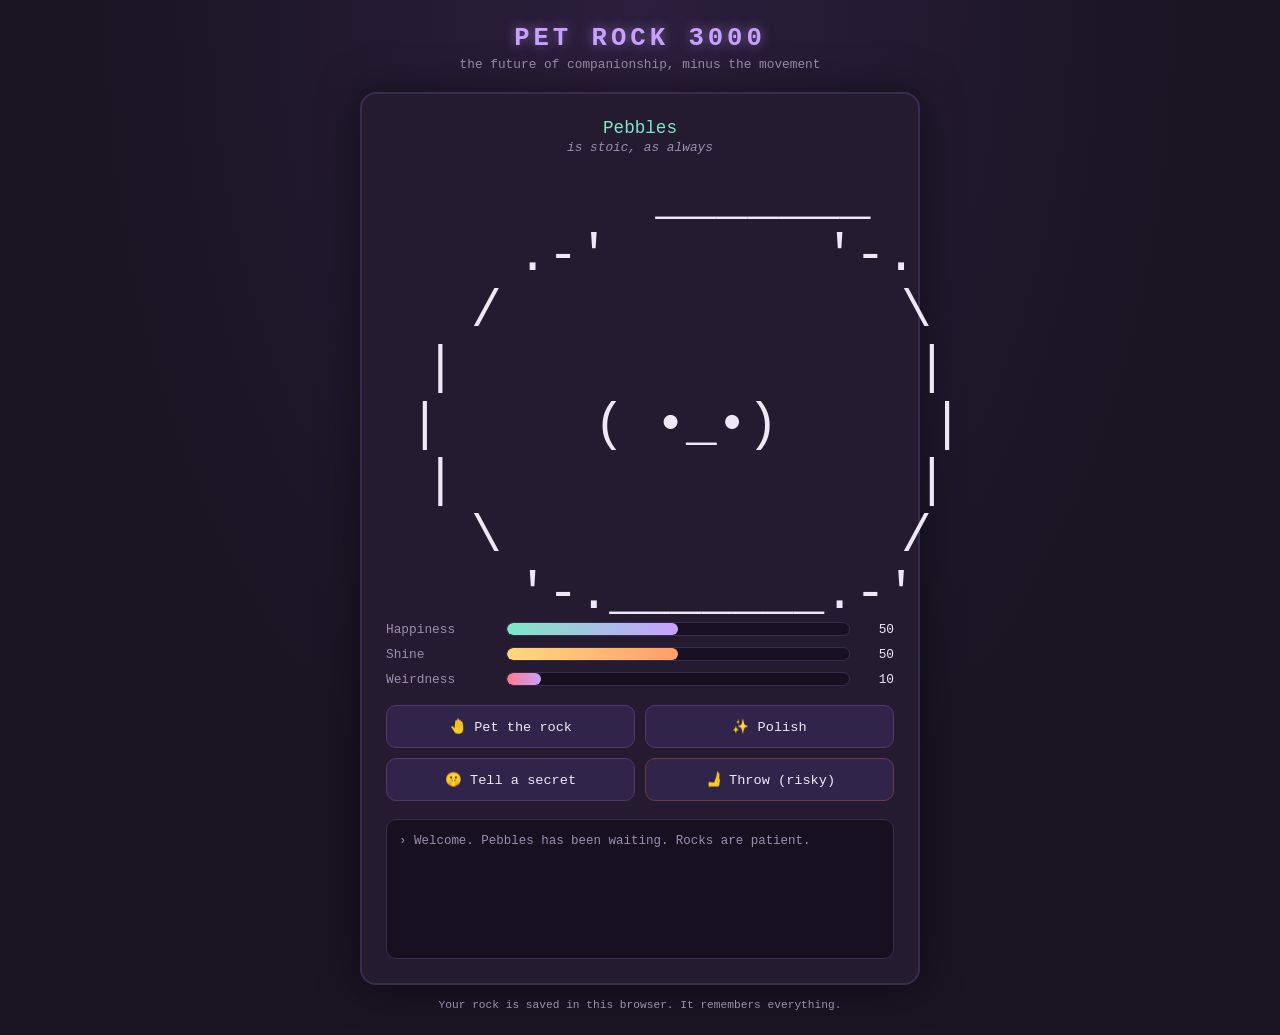
<file: index.html>
<!DOCTYPE html>
<html lang="en">
<head>
<meta charset="UTF-8">
<meta name="viewport" content="width=device-width, initial-scale=1.0">
<title>Pet Rock 3000</title>
<style>
  :root {
    --bg: #1a1423;
    --panel: #241b30;
    --accent: #c9a0ff;
    --accent2: #7de8c3;
    --text: #efe9f7;
    --dim: #9b8fae;
    --danger: #ff7b8a;
  }
  * { box-sizing: border-box; margin: 0; padding: 0; }
  body {
    background: radial-gradient(ellipse at 50% 0%, #2b1f3d 0%, var(--bg) 60%);
    color: var(--text);
    font-family: "Courier New", Courier, monospace;
    min-height: 100vh;
    display: flex;
    flex-direction: column;
    align-items: center;
    padding: 24px 16px;
  }
  h1 {
    font-size: 1.6rem;
    letter-spacing: 4px;
    color: var(--accent);
    text-shadow: 0 0 12px rgba(201,160,255,.5);
    margin-bottom: 4px;
  }
  .subtitle { color: var(--dim); font-size: .8rem; margin-bottom: 20px; }
  .stage {
    background: var(--panel);
    border: 2px solid #3a2c4e;
    border-radius: 16px;
    width: 100%;
    max-width: 560px;
    padding: 24px;
    box-shadow: 0 0 40px rgba(0,0,0,.5);
  }
  .rock-view {
    text-align: center;
    font-size: 3.2rem;
    min-height: 130px;
    display: flex;
    align-items: center;
    justify-content: center;
    user-select: none;
    cursor: pointer;
    transition: transform .1s;
    line-height: 1.1;
    white-space: pre;
  }
  .rock-view:active { transform: scale(.95); }
  .rock-name {
    text-align: center;
    color: var(--accent2);
    font-size: 1.1rem;
    margin-bottom: 2px;
  }
  .rock-mood {
    text-align: center;
    color: var(--dim);
    font-size: .8rem;
    font-style: italic;
    margin-bottom: 16px;
    min-height: 1.2em;
  }
  .stats { display: flex; flex-direction: column; gap: 10px; margin-bottom: 18px; }
  .stat { display: flex; align-items: center; gap: 10px; font-size: .8rem; }
  .stat-label { width: 110px; color: var(--dim); }
  .bar-track {
    flex: 1; height: 14px; background: #171021;
    border: 1px solid #3a2c4e; border-radius: 8px; overflow: hidden;
  }
  .bar-fill {
    height: 100%; border-radius: 8px;
    transition: width .4s ease, background .4s ease;
  }
  .bar-fill.happy { background: linear-gradient(90deg, #7de8c3, #c9a0ff); }
  .bar-fill.shine { background: linear-gradient(90deg, #ffd97d, #ff9d6c); }
  .bar-fill.weird { background: linear-gradient(90deg, #ff7b8a, #c9a0ff); }
  .stat-value { width: 34px; text-align: right; }
  .actions { display: grid; grid-template-columns: repeat(2, 1fr); gap: 10px; }
  button {
    background: #31244a;
    color: var(--text);
    border: 1px solid #4d3a6b;
    border-radius: 10px;
    padding: 12px 8px;
    font-family: inherit;
    font-size: .85rem;
    cursor: pointer;
    transition: background .15s, transform .1s;
  }
  button:hover { background: #3d2d5c; }
  button:active { transform: scale(.96); }
  button.danger { border-color: #6b3a46; }
  button.danger:hover { background: #4a2a35; }
  .log {
    margin-top: 18px;
    background: #171021;
    border: 1px solid #3a2c4e;
    border-radius: 10px;
    padding: 12px;
    height: 140px;
    overflow-y: auto;
    font-size: .78rem;
    line-height: 1.6;
  }
  .log div { color: var(--dim); }
  .log .fresh { color: var(--accent2); }
  .log .bad { color: var(--danger); }
  .footer {
    margin-top: 14px;
    color: var(--dim);
    font-size: .7rem;
    text-align: center;
  }
  .event-flash {
    position: fixed; top: 20px; left: 50%; transform: translateX(-50%);
    background: var(--accent); color: #1a1423;
    padding: 10px 22px; border-radius: 999px;
    font-weight: bold; font-size: .85rem;
    opacity: 0; pointer-events: none;
    transition: opacity .3s;
    z-index: 10;
    max-width: 90vw; text-align: center;
  }
  .event-flash.show { opacity: 1; }
  @media (max-width: 420px) {
    .rock-view { font-size: 2.4rem; }
    .stat-label { width: 84px; }
  }
</style>
</head>
<body>
  <h1>PET ROCK 3000</h1>
  <div class="subtitle">the future of companionship, minus the movement</div>

  <div class="stage">
    <div class="rock-name" id="rockName">...</div>
    <div class="rock-mood" id="rockMood"></div>
    <div class="rock-view" id="rockView" title="click to pet"></div>

    <div class="stats">
      <div class="stat">
        <span class="stat-label">Happiness</span>
        <div class="bar-track"><div class="bar-fill happy" id="barHappy"></div></div>
        <span class="stat-value" id="valHappy">0</span>
      </div>
      <div class="stat">
        <span class="stat-label">Shine</span>
        <div class="bar-track"><div class="bar-fill shine" id="barShine"></div></div>
        <span class="stat-value" id="valShine">0</span>
      </div>
      <div class="stat">
        <span class="stat-label">Weirdness</span>
        <div class="bar-track"><div class="bar-fill weird" id="barWeird"></div></div>
        <span class="stat-value" id="valWeird">0</span>
      </div>
    </div>

    <div class="actions">
      <button id="btnPet">🤚 Pet the rock</button>
      <button id="btnPolish">✨ Polish</button>
      <button id="btnSecret">🤫 Tell a secret</button>
      <button id="btnThrow" class="danger">🫸 Throw (risky)</button>
    </div>

    <div class="log" id="log"></div>
  </div>

  <div class="footer">Your rock is saved in this browser. It remembers everything.</div>
  <div class="event-flash" id="flash"></div>

<script>
(function () {
  "use strict";

  var STORAGE_KEY = "pet-rock-3000-v1";

  var NAMES = ["Dwayne", "Gneiss Guy", "Boulder Bob", "Pebbles", "Sir Rocksalot",
               "Chonky Mineral", "Greg", "The Sedimenter", "Rocky Ravatelli", "Lil Basalt"];
  var MOODS = [
    { min: 80, face: "( ͡° ͜ʖ ͡°)", text: "suspiciously pleased" },
    { min: 60, face: "(•‿•)", text: "geologically content" },
    { min: 40, face: "( •_•)", text: "stoic, as always" },
    { min: 20, face: "(╥﹏╥)", text: "feeling eroded" },
    { min: 0,  face: "(✖﹏✖)", text: "existentially gravel" }
  ];
  var WEIRD_FACES = ["(⊙_⊙)", "(ﾉ◕ヮ◕)ﾉ*:･ﾟ✧", "(⌐■_■)", "(ง'̀-'́)ง", "༼ つ ◕_◕ ༽つ", "(☞ﾟヮﾟ)☞"];
  var SECRETS = [
    "The rock nods slowly. It will take this to the grave.",
    "The rock already knew. Rocks know everything.",
    "The rock whispers back. You decide not to hear it.",
    "The rock judged you silently, then forgave you.",
    "The rock files this under 'classic human behavior'."
  ];
  var PET_LINES = [
    "The rock vibrates at a frequency only you can feel.",
    "The rock pretends not to enjoy that. It enjoyed that.",
    "Warmth detected. Rock denies everything.",
    "The rock leans into it. Metaphorically. It cannot lean."
  ];
  var POLISH_LINES = [
    "The rock gleams arrogantly.",
    "A passing geologist weeps with joy.",
    "The rock is now visible from space.",
    "Mirror-like. The rock sees you. The rock remembers."
  ];
  var EVENTS = [
    { text: "A pigeon attempted to befriend your rock.", effect: { happy: +5 } },
    { text: "Your rock dreamt of being a mountain.", effect: { weird: +8 } },
    { text: "The rock absorbed ambient gossip.", effect: { weird: +5, happy: +3 } },
    { text: "A tiny moss started growing on the rock. It has a name now.", effect: { happy: +7 } },
    { text: "The rock briefly achieved enlightenment, then forgot why.", effect: { weird: +10 } },
    { text: "Dust settled on the rock. It feels neglected.", effect: { shine: -8, happy: -4 } },
    { text: "The rock heard a rumor about gravel.", effect: { weird: +4 } },
    { text: "Moonlight charged the rock with unknown minerals.", effect: { shine: +6, weird: +3 } },
    { text: "The rock practiced its impression of a potato. Nailed it.", effect: { happy: +6, weird: +5 } }
  ];

  var state = load();
  var $ = function (id) { return document.getElementById(id); };

  function load() {
    try {
      var raw = localStorage.getItem(STORAGE_KEY);
      if (raw) return JSON.parse(raw);
    } catch (e) {}
    return {
      name: NAMES[Math.floor(Math.random() * NAMES.length)],
      happy: 50, shine: 50, weird: 10,
      pets: 0, throws: 0, born: Date.now()
    };
  }

  function save() {
    try { localStorage.setItem(STORAGE_KEY, JSON.stringify(state)); } catch (e) {}
  }

  function clamp(v) { return Math.max(0, Math.min(100, v)); }

  function log(msg, cls) {
    var logEl = $("log");
    var div = document.createElement("div");
    if (cls) div.className = cls;
    div.textContent = "› " + msg;
    logEl.prepend(div);
    while (logEl.children.length > 40) logEl.removeChild(logEl.lastChild);
  }

  function flash(msg) {
    var f = $("flash");
    f.textContent = msg;
    f.classList.add("show");
    setTimeout(function () { f.classList.remove("show"); }, 2200);
  }

  function render() {
    var mood = MOODS[0];
    for (var i = 0; i < MOODS.length; i++) {
      if (state.happy >= MOODS[i].min) { mood = MOODS[i]; break; }
    }
    var face = state.weird > 70 ? WEIRD_FACES[Math.floor(Math.random() * WEIRD_FACES.length)] : mood.face;
    $("rockView").textContent = "        _______\n     .-'       '-.\n    /             \\\n   |               |\n   |     " + face + "     |\n   |               |\n    \\             /\n     '-._______.-'";
    $("rockName").textContent = state.name + (state.throws > 3 ? " (survivor)" : "");
    $("rockMood").textContent = "is " + mood.text;
    $("barHappy").style.width = state.happy + "%";
    $("barShine").style.width = state.shine + "%";
    $("barWeird").style.width = state.weird + "%";
    $("valHappy").textContent = Math.round(state.happy);
    $("valShine").textContent = Math.round(state.shine);
    $("valWeird").textContent = Math.round(state.weird);
  }

  function bump(field, amount) {
    state[field] = clamp(state[field] + amount);
  }

  function pet() {
    state.pets++;
    bump("happy", 6);
    bump("shine", 1);
    if (state.pets % 7 === 0) {
      bump("weird", 5);
      log("The rock has been pet " + state.pets + " times. It is starting to expect it.", "bad");
    } else {
      log(PET_LINES[Math.floor(Math.random() * PET_LINES.length)], "fresh");
    }
    render(); save();
  }

  function polish() {
    bump("shine", 12);
    bump("happy", 2);
    log(POLISH_LINES[Math.floor(Math.random() * POLISH_LINES.length)], "fresh");
    render(); save();
  }

  function secret() {
    bump("happy", 4);
    bump("weird", 3);
    log(SECRETS[Math.floor(Math.random() * SECRETS.length)], "fresh");
    if (Math.random() < 0.1) {
      state.name = NAMES[Math.floor(Math.random() * NAMES.length)];
      log("The secret moved the rock so deeply it changed its name to " + state.name + ".", "bad");
    }
    render(); save();
  }

  function throwRock() {
    state.throws++;
    if (Math.random() < 0.35) {
      bump("happy", -15);
      bump("shine", -10);
      log("You threw the rock. It landed in a bush. It is processing this.", "bad");
      flash("💥 " + state.name + " did not appreciate that");
    } else {
      bump("weird", 12);
      bump("happy", 3);
      log("You threw the rock. It came back. Nobody threw it back. Discuss.", "fresh");
      flash("🌀 the rock returned on its own");
    }
    render(); save();
  }

  function randomEvent() {
    var e = EVENTS[Math.floor(Math.random() * EVENTS.length)];
    var keys = Object.keys(e.effect);
    for (var i = 0; i < keys.length; i++) bump(keys[i], e.effect[keys[i]]);
    log(e.text);
    if (state.weird >= 100) {
      state.weird = 50;
      state.name = NAMES[Math.floor(Math.random() * NAMES.length)];
      flash("⚠️ MAXIMUM WEIRDNESS — the rock ascended and respawned as " + state.name);
      log("Maximum weirdness reached. The rock ascended to a higher plane, got bored, and came back with a new name.", "bad");
    }
    render(); save();
  }

  $("rockView").addEventListener("click", pet);
  $("btnPet").addEventListener("click", pet);
  $("btnPolish").addEventListener("click", polish);
  $("btnSecret").addEventListener("click", secret);
  $("btnThrow").addEventListener("click", throwRock);

  log("Welcome. " + state.name + " has been waiting. Rocks are patient.");
  render();

  setInterval(function () {
    bump("happy", -1);
    bump("shine", -0.5);
    if (Math.random() < 0.4) randomEvent();
    render(); save();
  }, 20000);
})();
</script>
</body>
</html>
</file>
